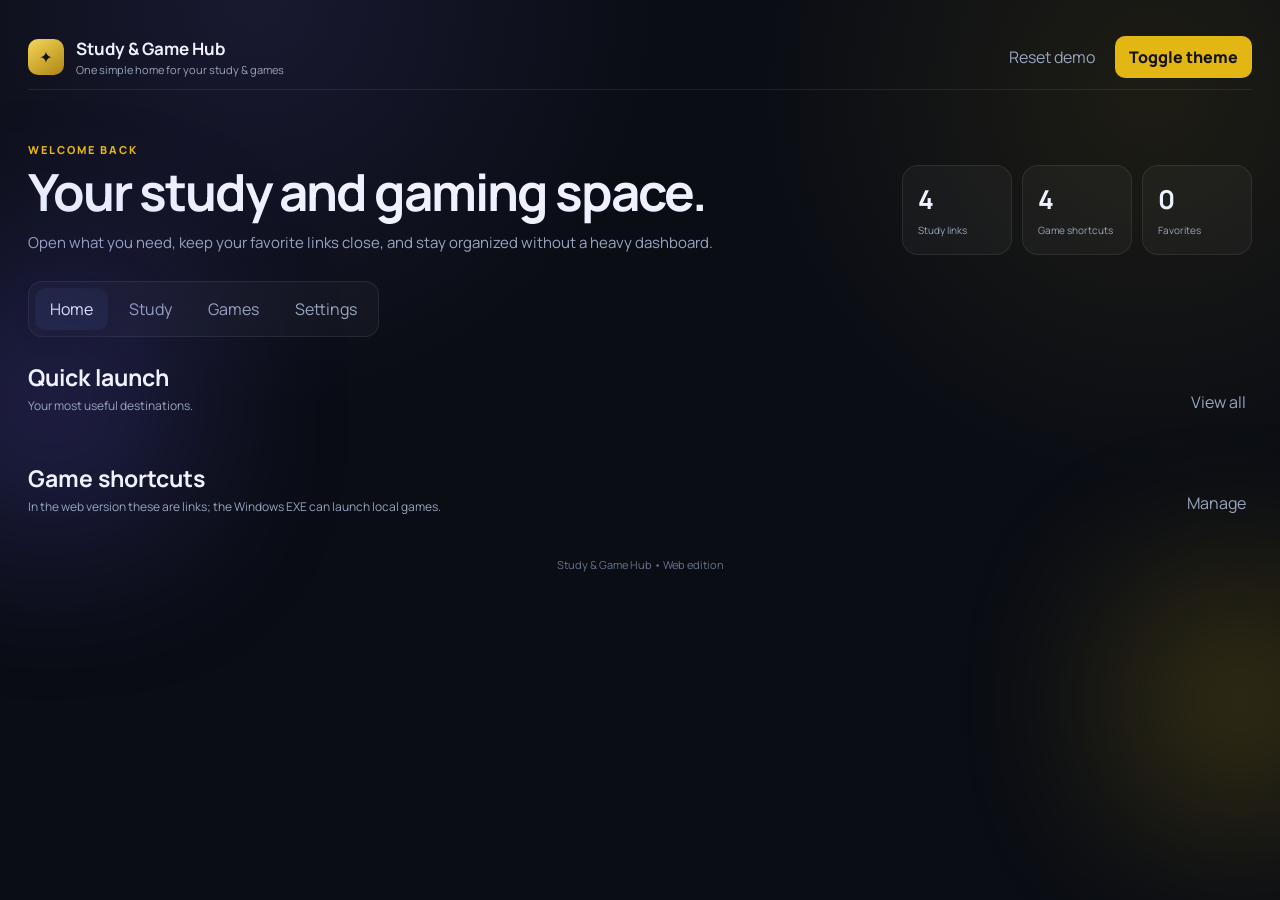
<file: web/index.html>
<!doctype html>
<html lang="en">
<head>
  <meta charset="UTF-8" />
  <meta name="viewport" content="width=device-width, initial-scale=1.0" />
  <title>Study & Game Hub</title>
  <link rel="preconnect" href="https://fonts.googleapis.com">
  <link rel="preconnect" href="https://fonts.gstatic.com" crossorigin>
  <link href="https://fonts.googleapis.com/css2?family=Manrope:wght@400;500;600;700;800&display=swap" rel="stylesheet">
  <link rel="stylesheet" href="./styles.css">
</head>
<body>
  <div class="bg-orb orb-a"></div><div class="bg-orb orb-b"></div>
  <div class="shell">
    <header class="topbar">
      <div class="brand"><div class="brand-mark">✦</div><div><strong>Study & Game Hub</strong><span>One simple home for your study & games</span></div></div>
      <div class="top-actions"><button class="ghost" id="resetBtn">Reset demo</button><button class="primary" id="themeBtn">Toggle theme</button></div>
    </header>

    <main>
      <section class="hero">
        <div>
          <div class="eyebrow">WELCOME BACK</div>
          <h1>Your study and gaming space.</h1>
          <p>Open what you need, keep your favorite links close, and stay organized without a heavy dashboard.</p>
        </div>
        <div class="stats">
          <div class="stat"><b id="platformCount">4</b><span>Study links</span></div>
          <div class="stat"><b id="gameCount">4</b><span>Game shortcuts</span></div>
          <div class="stat"><b id="favoriteCount">0</b><span>Favorites</span></div>
        </div>
      </section>

      <nav class="tabs" id="tabs">
        <button class="tab active" data-view="home">Home</button>
        <button class="tab" data-view="study">Study</button>
        <button class="tab" data-view="games">Games</button>
        <button class="tab" data-view="settings">Settings</button>
      </nav>

      <section id="view-home" class="view active">
        <div class="section-head"><div><h2>Quick launch</h2><p>Your most useful destinations.</p></div><button class="small" data-view-btn="study">View all</button></div>
        <div class="cards" id="quickCards"></div>
        <div class="section-head space-top"><div><h2>Game shortcuts</h2><p>In the web version these are links; the Windows EXE can launch local games.</p></div><button class="small" data-view-btn="games">Manage</button></div>
        <div class="game-grid" id="quickGames"></div>
      </section>

      <section id="view-study" class="view">
        <div class="section-head"><div><h2>Study platforms</h2><p>Open your saved learning destinations in a new tab.</p></div><button class="small" id="addStudyBtn">Add link</button></div>
        <div class="cards" id="studyCards"></div>
      </section>

      <section id="view-games" class="view">
        <div class="section-head"><div><h2>Game library</h2><p>Web-safe shortcuts for the public version.</p></div><button class="small" id="addGameBtn">Add shortcut</button></div>
        <div class="game-grid" id="gamesGrid"></div>
      </section>

      <section id="view-settings" class="view">
        <div class="section-head"><div><h2>Settings</h2><p>Simple controls for this web edition.</p></div></div>
        <div class="settings">
          <label><span>Display mode</span><select id="modeSelect"><option value="soft">Soft</option><option value="light">Light</option><option value="dark">Dark</option></select></label>
          <label><span>Open external links in new tab</span><input type="checkbox" id="newTab" checked></label>
          <div class="info"><strong>Windows edition</strong><span>The desktop EXE can keep the same interface while retaining local game launching, game scanning, and local settings.</span></div>
        </div>
      </section>
    </main>

    <footer>Study & Game Hub • Web edition</footer>
  </div>

  <div class="modal-backdrop" id="modal"><div class="modal">
    <button class="close" id="closeModal">×</button><h3 id="modalTitle">Add item</h3>
    <div class="form"><input id="nameInput" placeholder="Name"><input id="urlInput" placeholder="https://example.com"><button class="primary" id="saveModal">Save</button></div>
  </div></div>

  <script src="./app.js"></script>
</body>
</html>
</file>
<file: web/styles.css>
:root{--bg:#0a0d14;--panel:#121826;--panel2:#171d2d;--text:#eef2ff;--muted:#99a5bf;--line:rgba(255,255,255,.08);--accent:#e2b714;--shadow:0 30px 80px rgba(0,0,0,.25)}
*{box-sizing:border-box}body{margin:0;font-family:Manrope,system-ui,sans-serif;background:radial-gradient(circle at 20% 0%,rgba(91,78,179,.18),transparent 30%),radial-gradient(circle at 90% 10%,rgba(226,183,20,.09),transparent 28%),var(--bg);color:var(--text);min-height:100vh}.bg-orb{position:fixed;filter:blur(90px);pointer-events:none;opacity:.24}.orb-a{width:260px;height:260px;background:#6f63ff;left:-80px;top:30%}.orb-b{width:220px;height:220px;background:#e2b714;right:-70px;bottom:10%}.shell{max-width:1280px;margin:0 auto;padding:24px 28px 18px}.topbar{height:66px;display:flex;align-items:center;justify-content:space-between;border-bottom:1px solid var(--line);margin-bottom:30px}.brand{display:flex;gap:12px;align-items:center}.brand-mark{width:36px;height:36px;display:grid;place-items:center;border-radius:10px;background:linear-gradient(145deg,#f5d65a,#ae8610);color:#111;font-weight:900}.brand strong{display:block;font-size:17px}.brand span{display:block;font-size:11px;color:var(--muted);margin-top:2px}.top-actions{display:flex;gap:8px}.ghost,.small,.tab,.primary{font:inherit;border:0;cursor:pointer}.ghost,.small,.tab{background:transparent;color:var(--muted)}.ghost{padding:10px 12px}.primary{background:var(--accent);color:#15120a;border-radius:10px;padding:10px 14px;font-weight:800}.hero{display:grid;grid-template-columns:1fr auto;gap:24px;align-items:end;padding:22px 0 26px}.eyebrow{font-size:11px;letter-spacing:.18em;color:var(--accent);font-weight:800}.hero h1{font-size:clamp(34px,4vw,58px);line-height:1.03;margin:8px 0 12px;letter-spacing:-.04em}.hero p{max-width:700px;color:var(--muted);font-size:15px;line-height:1.7;margin:0}.stats{display:grid;grid-template-columns:repeat(3,110px);gap:10px}.stat{background:rgba(255,255,255,.035);border:1px solid var(--line);border-radius:16px;padding:15px}.stat b{font-size:26px;display:block}.stat span{font-size:10px;color:var(--muted)}.tabs{display:flex;gap:6px;padding:6px;background:rgba(255,255,255,.03);border:1px solid var(--line);border-radius:14px;width:max-content;margin-bottom:24px}.tab{padding:10px 15px;border-radius:10px}.tab.active{background:var(--panel2);color:var(--text);box-shadow:0 8px 20px rgba(0,0,0,.2)}.section-head{display:flex;align-items:end;justify-content:space-between;margin:14px 0 14px}.section-head h2{margin:0 0 4px;font-size:23px}.section-head p{margin:0;color:var(--muted);font-size:12px}.space-top{margin-top:34px}.view{display:none}.view.active{display:block}.cards{display:grid;grid-template-columns:repeat(4,1fr);gap:14px}.card{background:linear-gradient(180deg,rgba(255,255,255,.045),rgba(255,255,255,.025));border:1px solid var(--line);border-radius:18px;padding:18px;min-height:165px;display:flex;flex-direction:column;justify-content:space-between;transition:.2s}.card:hover,.game:hover{transform:translateY(-2px);border-color:rgba(226,183,20,.35)}.icon{width:44px;height:44px;border-radius:13px;display:grid;place-items:center;background:#1b2336;font-size:21px}.card h3{margin:12px 0 4px;font-size:16px}.card p{font-size:11px;color:var(--muted);line-height:1.5;margin:0}.card .row,.game .row{display:flex;align-items:center;justify-content:space-between;gap:8px;margin-top:15px}.link{color:var(--accent);text-decoration:none;font-size:12px;font-weight:800}.game-grid{display:grid;grid-template-columns:repeat(4,1fr);gap:14px}.game{background:linear-gradient(180deg,rgba(255,255,255,.04),rgba(255,255,255,.02));border:1px solid var(--line);border-radius:18px;padding:16px;transition:.2s}.game h3{margin:10px 0 3px;font-size:15px}.game p{margin:0;color:var(--muted);font-size:11px}.badge{font-size:10px;color:var(--muted);padding:5px 8px;border-radius:99px;background:rgba(255,255,255,.05)}.settings{max-width:760px;display:grid;gap:12px}.settings label,.info{background:var(--panel);border:1px solid var(--line);border-radius:16px;padding:16px;display:flex;align-items:center;justify-content:space-between;color:var(--text);font-size:13px}.settings select{background:var(--panel2);color:var(--text);border:1px solid var(--line);padding:8px 10px;border-radius:9px}.info{align-items:flex-start;flex-direction:column;gap:5px}.info span{font-size:11px;color:var(--muted);line-height:1.6}.modal-backdrop{position:fixed;inset:0;background:rgba(0,0,0,.6);display:none;place-items:center;padding:20px}.modal-backdrop.open{display:grid}.modal{width:min(420px,100%);background:#111725;border:1px solid var(--line);border-radius:18px;padding:22px;position:relative;box-shadow:var(--shadow)}.modal h3{margin:0 0 15px}.close{position:absolute;top:10px;right:12px;border:0;background:transparent;color:var(--muted);font-size:28px;cursor:pointer}.form{display:grid;gap:9px}.form input{padding:11px 12px;border-radius:10px;border:1px solid var(--line);background:#0c111c;color:var(--text);font:inherit}.view{animation:fade .22s ease}@keyframes fade{from{opacity:0;transform:translateY(4px)}to{opacity:1;transform:none}}footer{padding:28px 0 8px;text-align:center;color:#68748f;font-size:11px}@media(max-width:900px){.cards,.game-grid{grid-template-columns:repeat(2,1fr)}.hero{grid-template-columns:1fr}.stats{grid-template-columns:repeat(3,1fr)}}@media(max-width:600px){.shell{padding:16px}.cards,.game-grid{grid-template-columns:1fr}.topbar{height:auto;padding-bottom:14px}.top-actions{display:none}.stats{grid-template-columns:repeat(3,1fr)}}
body.light{--bg:#f4f6fb;--panel:#fff;--panel2:#edf1f8;--text:#152036;--muted:#69758c;--line:rgba(21,32,54,.12)}body.light .modal{background:#fff}body.dark{--bg:#05070b;--panel:#0d121d;--panel2:#151b28;--text:#f5f7ff}
</file>
